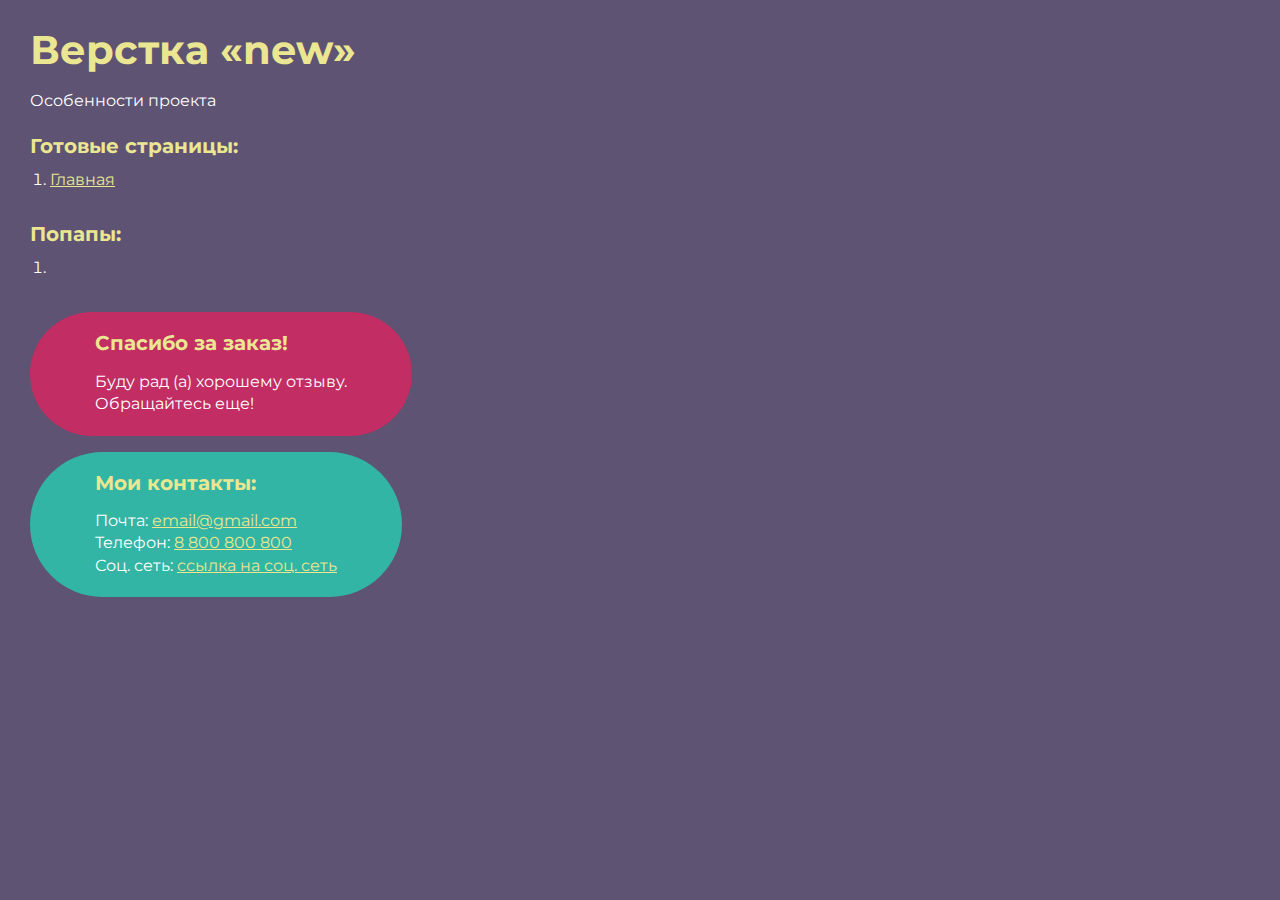
<file: index.html>
<!DOCTYPE html>
<html>

<head>
	<meta charset="UTF-8">
	<meta name="viewport" content="width=device-width, initial-scale=1.0">
	<title>Верстка «new»</title>
</head>

<body>
	<div class="rootpage">
		<h1>Верстка «new»</h1>
		<div class="rootpage__info">
			Особенности проекта
		</div>
		<h2>Готовые страницы:</h2>
		<ol class="rootpage__list">
			<li><a target="_blank" href="home.html">Главная</a></li>
		</ol>
		<h2>Попапы:</h2>
		<ol class="rootpage__list">
			<li><a target="_blank" href="home.html#"></a></li>
		</ol>
		<div class="rootpage__tnx">
			<h2>Спасибо за заказ!</h2>
			<p>Буду рад (а) хорошему отзыву.</p>
			<p>Обращайтесь еще!</p>
		</div>
		<div class="rootpage__contacts">
			<h2>Мои контакты:</h2>
			<p>Почта: <a href="mailto:email@gmail.com">email@gmail.com</a></p>
			<p>Телефон: <a href="tel:8800800800">8 800 800 800</a></p>
			<p>Соц. сеть: <a href="">ссылка на соц. сеть</a></p>
		</div>
	</div>
</body>
<style>
	@charset "UTF-8";
	@import url("https://fonts.googleapis.com/css?family=Montserrat:regular,700&display=swap");

	*,
	*::before,
	*::after {
		padding: 0px;
		margin: 0px;
		border: 0px;
		box-sizing: border-box;
	}

	html,
	body {
		height: 100%;
		margin: 0;
		padding: 0;
		min-width: 320px;
		width: 100%;
		color: #fff;
		background-color: #5e5373;
	}

	body {
		font-family: Montserrat;
		font-size: 100%;
		line-height: 1;
		font-size: 1rem;
	}

	a {
		text-decoration: underline;
		color: #ebe691
	}

	a:visited {
		text-decoration: underline;
		color: #aaa768;
	}

	a:hover {
		text-decoration: none;
	}

	ul li {
		list-style: none;
	}

	img {
		vertical-align: top;
	}

	.wrapper {
		width: 100%;
		min-height: 100%;
		overflow: hidden;
	}

	.rootpage {
		padding: 30px;
		display: flex;
		flex-direction: column;
		align-items: flex-start;
	}

	@media (max-width: 767px) {
		.rootpage {
			padding: 30px 15px;
		}
	}

	h1 {
		color: #ebe691;
		font-size: 2.5rem;
		margin: 0px 0px 1.25rem 0px;
	}

	@media (max-width: 767px) {
		h1 {
			font-size: 1.85rem;
			margin: 0px 0px 1.25rem 0px;
		}
	}

	h2 {
		color: #ebe691;
		font-size: 1.25rem;
		margin: 0px 0px 1rem 0px;
	}

	@media (max-width: 767px) {
		h2 {
			font-size: 1.125rem;
			margin: 0px 0px 1rem 0px;
		}
	}

	.rootpage__info {
		line-height: 140%;
		margin: 0px 0px 1.5rem 0px;
	}

	.rootpage__list {
		margin: 0px 0px 2.25rem 1.25rem;
	}

	.rootpage__list li:not(:last-child) {
		margin: 0px 0px 15px 0px;
	}

	.rootpage__contacts,
	.rootpage__tnx {
		border-radius: 200px;
		padding: 20px 65px;
		line-height: 140%;
	}

	@media (max-width: 767px) {

		.rootpage__contacts,
		.rootpage__tnx {
			border-radius: 40px;
			padding: 20px;
		}
	}

	.rootpage__contacts {
		background: #32b5a4;

	}

	.rootpage__contacts a {
		color: #ebe691;
	}

	.rootpage__tnx {
		background: #c22d63;
		margin: 0px 0px 1rem 0px;
	}
</style>

</html>
</file>
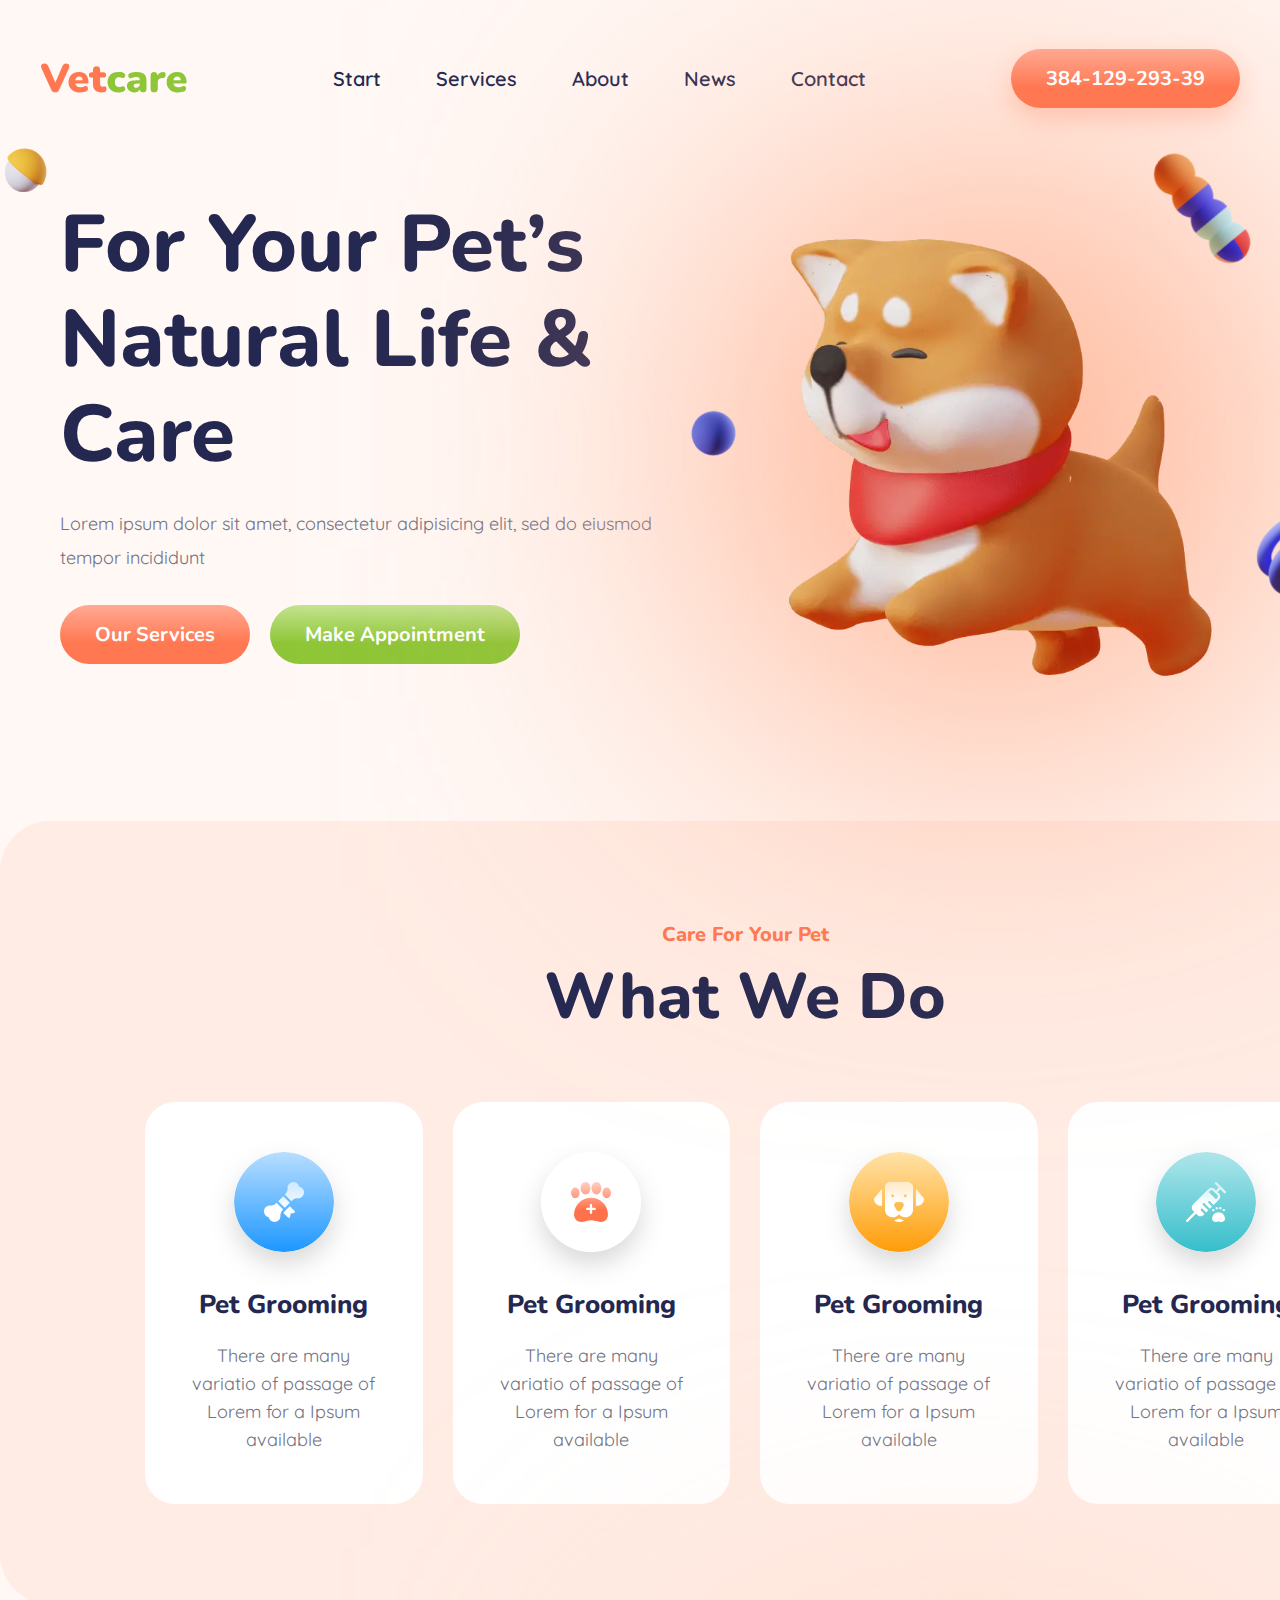
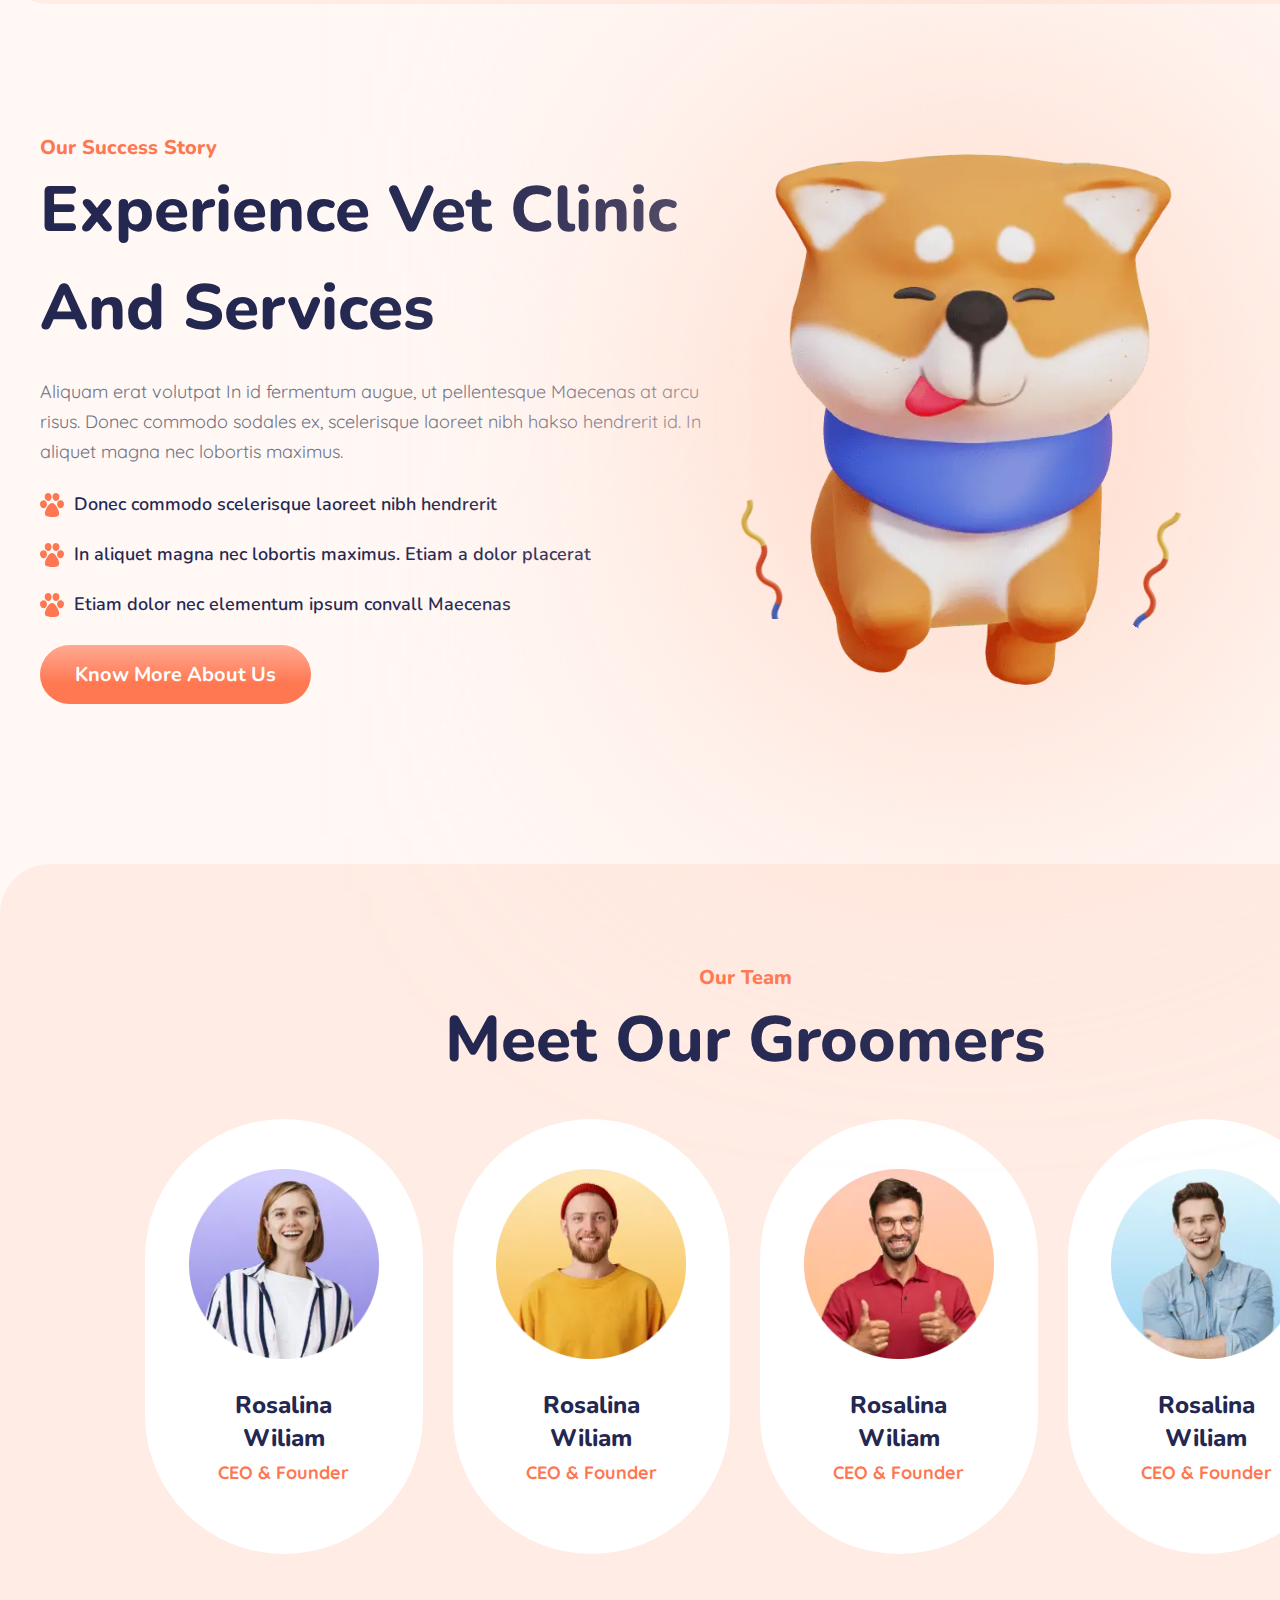
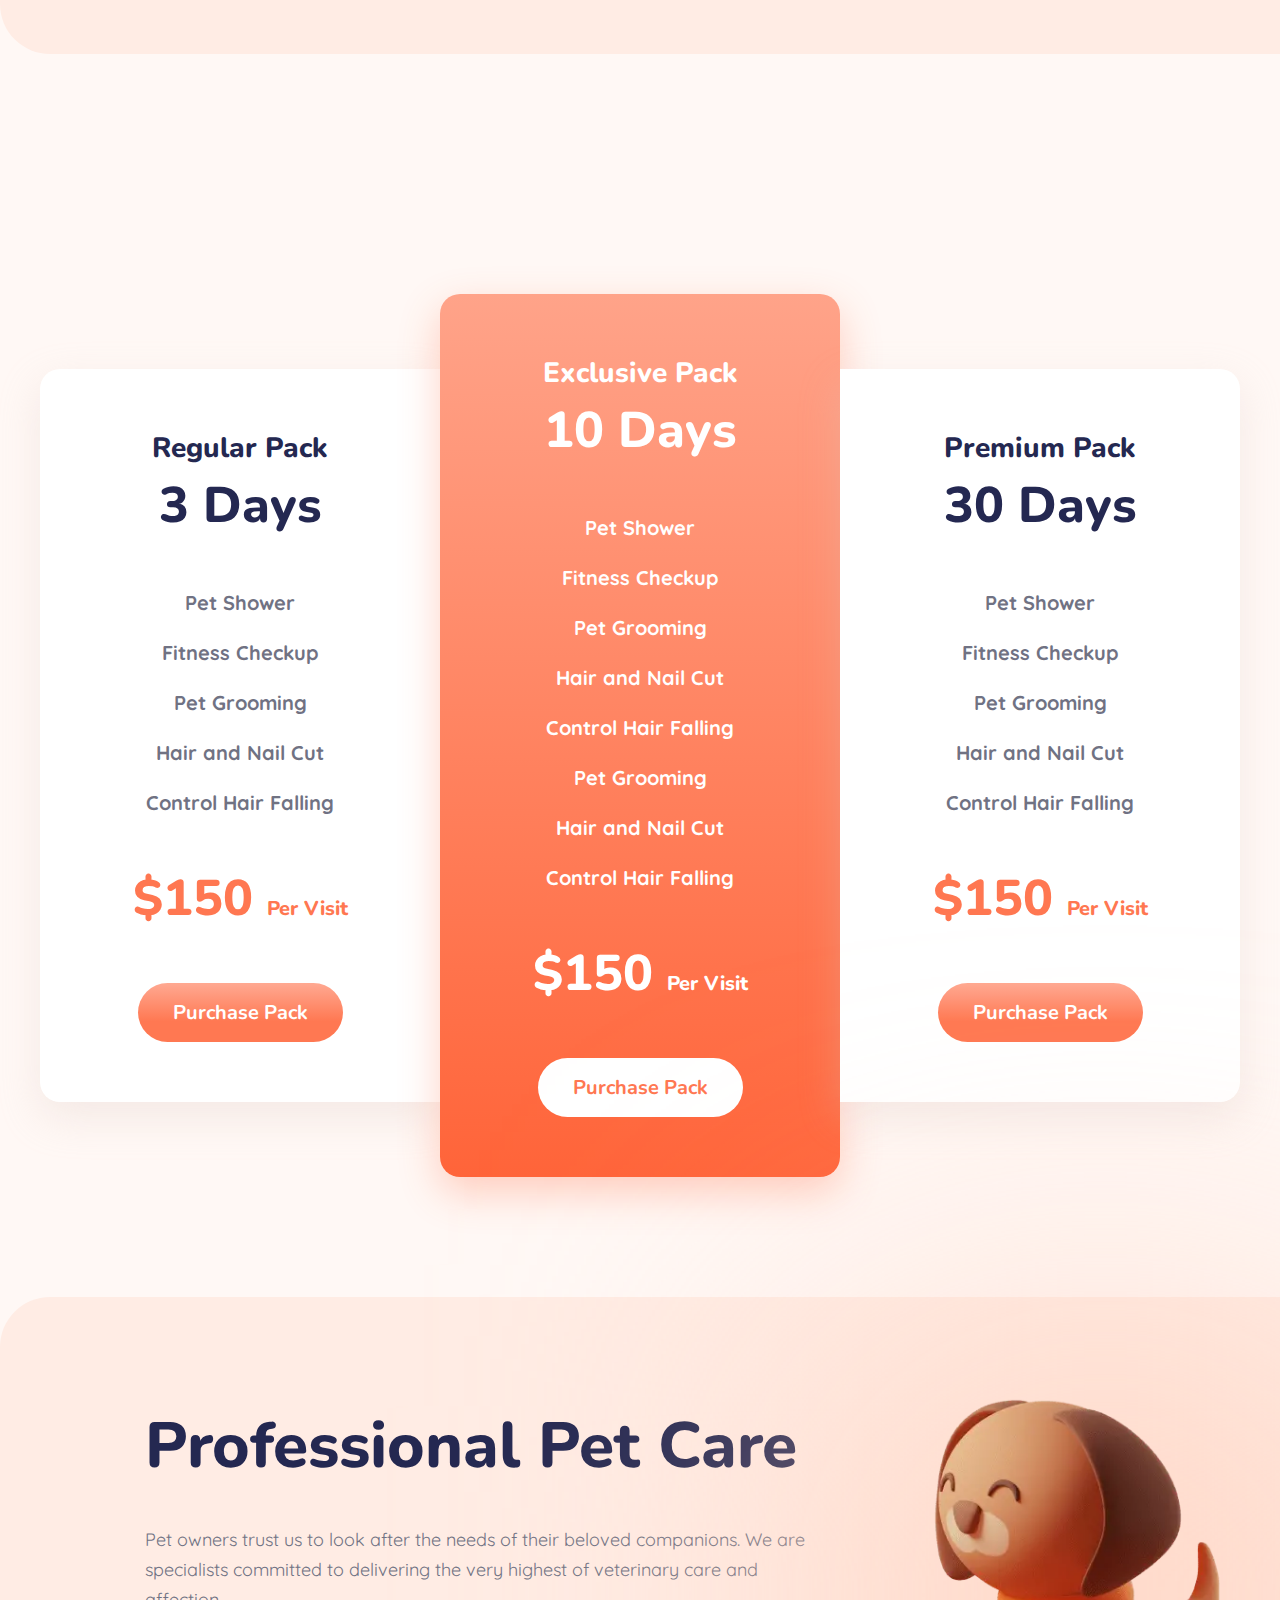
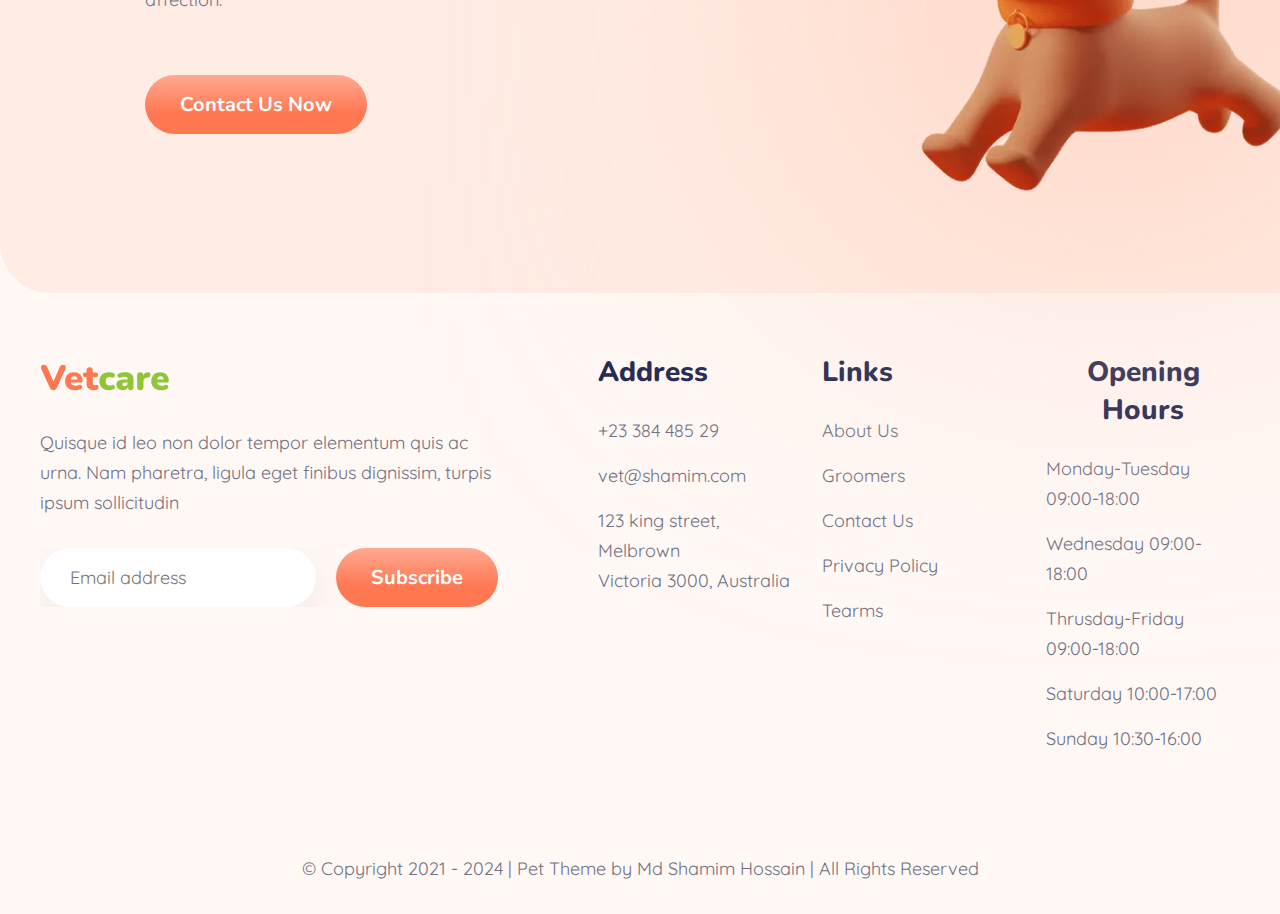
<file: home.html>
<!DOCTYPE html>
<html lang="ru">

<head>
	<title>Главная</title>
	<meta charset="UTF-8">
	<meta name="format-detection" content="telephone=no">
	<link rel="stylesheet" href="css/style.min.css?_v=20220407142417">
	<link rel="shortcut icon" href="favicon.ico">
	<!-- <meta name="robots" content="noindex, nofollow"> -->
	<meta name="viewport" content="width=device-width, initial-scale=1.0">
</head>

<body>
	<div class="wrapper">
		<header class="header">
			<div class="header__container">
				<div class="header__body">
					<button type="button" class="menu__icon icon-menu"><span></span></button>
					<a href="" class="header__logo">
						<img src="img/logo.svg?_v=1649330657375" alt="">
					</a>
					<div class="header__menu menu">

						<nav class="menu__body">
							<ul class="menu__list">
								<li class="menu__item"><a href="" class="menu__link">Start</a></li>
								<li class="menu__item"><a href="" class="menu__link">Services</a></li>
								<li class="menu__item"><a href="" class="menu__link">About</a></li>
								<li class="menu__item"><a href="" class="menu__link">News</a></li>
								<li class="menu__item"><a href="" class="menu__link">Contact</a></li>
							</ul>
						</nav>
					</div>
					<div class="header__mobile">
						<a href="tel:38412929339" class="header__tel">384-129-293-39</a>
					</div>
				</div>
			</div>
		</header>
		<main class="page">
			<section class="page__mainblock mainblock">
				<div class="mainblock__container">
					<div class="mainblock__body">
						<span class="toy"> </span>
						<h1 class="mainblock__title">For Your Pet’s Natural Life & Care</h1>
						<div class="mainblock__subtitle">Lorem ipsum dolor sit amet, consectetur adipisicing elit,
							sed do eiusmod tempor incididunt</div>
						<div class="mainblock__buttons">
							<div class="mainblock__button button mainblock__button_orange">Our Services</div>
							<div class="mainblock__button button mainblock__button_green">Make Appointment</div>
						</div>
					</div>
					<div class="mainblock__image-ibg_contain">
						<span class="toy_1"> </span>
						<span class="toy_2"> </span>
						<span class="toy_3"> </span>
						<picture><source srcset="img/main.webp" type="image/webp"><img src="img/main.png?_v=1649330657375" alt=""></picture>
					</div>
				</div>

			</section>
			<section class="page__working working">
				<div class="working__bg bg">
					<div class="working__container">
						<h5 class="working__subtitle subtitle">Care For Your Pet</h5>
						<h3 class="working__title title">What We Do</h3>
						<div class="working__items">
							<div class="working__item item-working">
								<div class="item-working__img">
									<img src="img/doing/01.svg?_v=1649330657375" alt="">
								</div>
								<div class="item-working__body">
									<div class="item-working__title">Pet Grooming</div>
									<div class="item-working__text">There are many variatio of passage of Lorem for a Ipsum available</div>
								</div>
							</div>
							<div class="working__item item-working">
								<div class="item-working__img">
									<img src="img/doing/02.svg?_v=1649330657375" alt="">
								</div>
								<div class="item-working__body">
									<div class="item-working__title">Pet Grooming</div>
									<div class="item-working__text">There are many variatio of passage of Lorem for a Ipsum available</div>
								</div>
							</div>
							<div class="working__item item-working">
								<div class="item-working__img">
									<img src="img/doing/03.svg?_v=1649330657375" alt="">
								</div>
								<div class="item-working__body">
									<div class="item-working__title">Pet Grooming</div>
									<div class="item-working__text">There are many variatio of passage of Lorem for a Ipsum available</div>
								</div>
							</div>
							<div class="working__item item-working">
								<div class="item-working__img">
									<img src="img/doing/04.svg?_v=1649330657375" alt="">
								</div>
								<div class="item-working__body">
									<div class="item-working__title">Pet Grooming</div>
									<div class="item-working__text">There are many variatio of passage of Lorem for a Ipsum available</div>
								</div>
							</div>

						</div>
					</div>
				</div>

			</section>
			<section class="page__services services">
				<div class="services__container">
					<div class="services__body">
						<div class="services__subtitle subtitle">Our Success Story</div>
						<div class="services__title title">Experience Vet Clinic
							And Services</div>
						<div class="services__content">
							<div class="services__text">Aliquam erat volutpat In id fermentum augue, ut pellentesque Maecenas at arcu risus. Donec commodo sodales ex, scelerisque laoreet nibh hakso hendrerit id. In aliquet magna nec lobortis maximus.</div>
							<ul class="services__list">
								<li class="services__link">Donec commodo scelerisque laoreet nibh hendrerit</li>
								<li class="services__link">In aliquet magna nec lobortis maximus. Etiam a dolor placerat</li>
								<li class="services__link">Etiam dolor nec elementum ipsum convall Maecenas</li>
							</ul>
							<div class="services__button button button_orange">Know More About Us</div>
						</div>
					</div>
					<div class="services__image-ibg_contain">
						<span class="services__toy services__toy_left"></span>
						<span class="services__toy services__toy_right"></span>
						<picture><source srcset="img/services.webp" type="image/webp"><img src="img/services.png?_v=1649330657375" alt=""></picture>
					</div>
				</div>
			</section>
			<section class="page__groomers groomers">
				<div class="groomers__bg bg">
					<div class="groomers__container">
						<h5 class="groomers__subtitle subtitle">Our Team</h5>
						<h3 class="groomers__title title">Meet Our Groomers</h3>
						<div class="groomers__items">
							<div class="groomers__item item-groomers">
								<div class="item-groomers__image">
									<picture><source srcset="img/groomers/01.webp" type="image/webp"><img src="img/groomers/01.png?_v=1649330657375" alt=""></picture>
								</div>
								<div class="item-groomers__body">
									<div class="item-groomers__name">Rosalina Wiliam</div>
									<div class="item-groomers__position">CEO & Founder</div>
								</div>
							</div>
							<div class="groomers__item item-groomers">
								<div class="item-groomers__image">
									<picture><source srcset="img/groomers/02.webp" type="image/webp"><img src="img/groomers/02.png?_v=1649330657375" alt=""></picture>
								</div>
								<div class="item-groomers__body">
									<div class="item-groomers__name">Rosalina Wiliam</div>
									<div class="item-groomers__position">CEO & Founder</div>
								</div>
							</div>
							<div class="groomers__item item-groomers">
								<div class="item-groomers__image">
									<picture><source srcset="img/groomers/03.webp" type="image/webp"><img src="img/groomers/03.png?_v=1649330657375" alt=""></picture>
								</div>
								<div class="item-groomers__body">
									<div class="item-groomers__name">Rosalina Wiliam</div>
									<div class="item-groomers__position">CEO & Founder</div>
								</div>
							</div>
							<div class="groomers__item item-groomers">
								<div class="item-groomers__image">
									<picture><source srcset="img/groomers/04.webp" type="image/webp"><img src="img/groomers/04.png?_v=1649330657375" alt=""></picture>
								</div>
								<div class="item-groomers__body">
									<div class="item-groomers__name">Rosalina Wiliam</div>
									<div class="item-groomers__position">CEO & Founder</div>
								</div>
							</div>
						</div>
					</div>
				</div>
			</section>
			<div class="page__pack pack">
				<div class="pack__container">
					<div class="pack__items">
						<div class="pack__item item-pack item-pack_left">
							<div class="item-pack__name">Regular Pack</div>
							<div class="item-pack__period">3 Days</div>
							<ul class="item-pack__services">
								<li class="item-pack__service">Pet Shower</li>
								<li class="item-pack__service">Fitness Checkup</li>
								<li class="item-pack__service">Pet Grooming</li>
								<li class="item-pack__service">Hair and Nail Cut</li>
								<li class="item-pack__service">Control Hair Falling</li>

							</ul>
							<div class="item-pack__price">$150 <span>Per Visit</span></div>
							<div class="item-pack__buy button button_orange">Purchase Pack</div>
						</div>
						<div class="pack__item item-pack item-pack_orange">
							<div class="item-pack__name">Exclusive Pack</div>
							<div class="item-pack__period">10 Days</div>
							<ul class="item-pack__services">
								<li class="item-pack__service">Pet Shower</li>
								<li class="item-pack__service">Fitness Checkup</li>
								<li class="item-pack__service">Pet Grooming</li>
								<li class="item-pack__service">Hair and Nail Cut</li>
								<li class="item-pack__service">Control Hair Falling</li>
								<li class="item-pack__service">Pet Grooming</li>
								<li class="item-pack__service">Hair and Nail Cut</li>
								<li class="item-pack__service">Control Hair Falling</li>

							</ul>
							<div class="item-pack__price">$150 <span>Per Visit</span></div>
							<div class="item-pack__buy button">Purchase Pack</div>
						</div>
						<div class="pack__item item-pack item-pack_right">
							<div class="item-pack__name">Premium Pack</div>
							<div class="item-pack__period">30 Days</div>
							<ul class="item-pack__services">
								<li class="item-pack__service">Pet Shower</li>
								<li class="item-pack__service">Fitness Checkup</li>
								<li class="item-pack__service">Pet Grooming</li>
								<li class="item-pack__service">Hair and Nail Cut</li>
								<li class="item-pack__service">Control Hair Falling</li>

							</ul>
							<div class="item-pack__price">$150 <span>Per Visit</span></div>
							<div class="item-pack__buy button button_orange">Purchase Pack</div>
						</div>
					</div>
				</div>
			</div>
			<section class="page__contact contact">
				<div class="contact__bg bg">
					<div class="contact__container">
						<div class="contact__body">
							<h3 class="contact__title title">Professional Pet Care</h3>
							<div class="contact__text">Pet owners trust us to look after the needs of their beloved companions. We are specialists committed to delivering the very highest of veterinary care and affection.</div>
							<div class="contact__button button button_orange">Contact Us Now</div>
						</div>
						<div class="contact__image-ibg_contain">
							<picture><source srcset="img/contact.webp" type="image/webp"><img src="img/contact.png?_v=1649330657375" alt=""></picture>
						</div>
					</div>
				</div>
			</section>
		</main>
		<footer class="footer">
			<div class="footer__container">
				<div class="footer__body">
					<div class="footer__subscribe subscribe">
						<a href="" class="subscribe__logo">
							<img src="img/logo.svg?_v=1649330657375" alt="">
						</a>
						<div class="subscribe__text">Quisque id leo non dolor tempor elementum quis ac urna. Nam pharetra, ligula eget finibus dignissim, turpis ipsum sollicitudin</div>
						<form action="" class="subscribe__form">
							<div class="subscribe__line">
								<input autocomplete="off" type="email" name="form[]" data-error="Ошибка" data-required="email" placeholder="Email address" class="subscribe__input input">
								<button type="submit" class="subscribe__button button">Subscribe</button>
							</div>
						</form>
					</div>
					<div data-spollers="768,max" class=" footer__items spollers">
						<div class="spollers__item footer__item">
							<button type="button" data-spoller class="spollers__title footer__title">Address</button>
							<div class="spollers__body footer__info info">
								<a href="tel:2338448529" class="info__phone">+23 384 485 29</a>
								<a href="mailto:vet@shamim.com" class="info__mail">vet@shamim.com</a>
								<div class="info__address">
									123 king street, Melbrown <br> Victoria 3000, Australia
								</div>
							</div>
						</div>
						<div class="spollers__item footer__item">
							<button type="button" data-spoller class="spollers__title footer__title">Links</button>
							<div class="spollers__body footer__menu menu-footer">
								<ul class="menu-footer__list">
									<li> <a href="" class="menu-footer__link">About Us</a> </li>
									<li> <a href="" class="menu-footer__link">Groomers</a> </li>
									<li> <a href="" class="menu-footer__link">Contact Us</a> </li>
									<li> <a href="" class="menu-footer__link">Privacy Policy</a> </li>
									<li> <a href="" class="menu-footer__link">Tearms</a> </li>
								</ul>
							</div>
						</div>
						<div class="spollers__item footer__item">
							<button type="button" data-spoller class="spollers__title footer__title">Opening Hours</button>
							<div class="spollers__body footer__worktime worktime">
								<ul class="worktime__list">
									<li class="worktime__item">Monday-Tuesday 09:00-18:00</li>
									<li class="worktime__item">Wednesday 09:00-18:00</li>
									<li class="worktime__item">Thrusday-Friday 09:00-18:00</li>
									<li class="worktime__item">Saturday 10:00-17:00</li>
									<li class="worktime__item">Sunday 10:30-16:00</li>
								</ul>
							</div>
						</div>

					</div>
				</div>
				<div class="footer__bottom">© Copyright 2021 - 2024 | Pet Theme by Md Shamim Hossain | All Rights Reserved</div>
			</div>
		</footer>
	</div>
	<!-- 
<div id="popup" aria-hidden="true" class="popup">
	<div class="popup__wrapper">
		<div class="popup__content">
			<button data-close type="button" class="popup__close">Закрыть</button>
			<div class="popup__text">
			</div>
		</div>
	</div>
</div>
 -->

	<script src="js/app.min.js?_v=20220407142417"></script>
</body>

</html>
</file>
<file: css/style.min.css>
@charset "UTF-8";@import url('https://fonts.googleapis.com/css2?family=Nunito:wght@600; 700;800&family=Quicksand:wght@400;700&display=swap');*{padding:0;margin:0;border:0}*,:after,:before{-webkit-box-sizing:border-box;box-sizing:border-box}body,html{height:100%;min-width:320px}body{color:#707283;line-height:1;font-family:Quicksand,sans-serif;font-size:1.125rem;-ms-text-size-adjust:100%;-moz-text-size-adjust:100%;-webkit-text-size-adjust:100%;-webkit-font-smoothing:antialiased;-moz-osx-font-smoothing:grayscale}button,input,textarea{font-family:Quicksand,sans-serif;font-size:inherit}button{cursor:pointer;color:inherit;background-color:inherit}a{color:inherit}a:link,a:visited{text-decoration:none}a:hover{text-decoration:none}ul li{list-style:none}img{vertical-align:top}h1,h2,h3,h4,h5,h6{font-weight:inherit;font-size:inherit}body{background:#fff8f5}.lock body{overflow:hidden;-ms-touch-action:none;touch-action:none}.wrapper{min-height:100%;display:-webkit-box;display:-ms-flexbox;display:flex;-webkit-box-orient:vertical;-webkit-box-direction:normal;-ms-flex-direction:column;flex-direction:column;overflow:hidden}.wrapper>main{-webkit-box-flex:1;-ms-flex:1 1 auto;flex:1 1 auto}.wrapper>*{min-width:0}[class*=__container]{max-width:75rem;-webkit-box-sizing:content-box;box-sizing:content-box;margin:0 auto;padding:0 .9375rem}input[type=email],input[type=tel],input[type=text],textarea{-webkit-appearance:none;-moz-appearance:none;appearance:none}input[type=email]:focus,input[type=tel]:focus,input[type=text]:focus,textarea:focus{outline:0}.input{display:block;padding:1.125rem 1.875rem;border-radius:1.875rem;-webkit-box-shadow:0 12px 35px rgba(210,197,192,.25);box-shadow:0 12px 35px rgba(210,197,192,.25);overflow:hidden}textarea.input{resize:none;padding:0 0}[class*=-ibg]{position:relative}[class*=-ibg] img{position:absolute;width:100%;height:100%;top:0;left:0;-o-object-fit:cover;object-fit:cover}[class*=-ibg_contain] img{-o-object-fit:contain;object-fit:contain}.button{white-space:nowrap;border-radius:1.875rem;display:-webkit-inline-box;display:-ms-inline-flexbox;display:inline-flex;-webkit-box-pack:center;-ms-flex-pack:center;justify-content:center;-webkit-box-align:center;-ms-flex-align:center;align-items:center;padding:1rem 2.1875rem;font-family:Nunito,sans-serif;font-weight:700;font-size:1.25rem;line-height:1.35;-webkit-transition:all .3s ease 0s;-o-transition:all .3s ease 0s;transition:all .3s ease 0s;background:-webkit-gradient(linear,left top,left bottom,from(#ffa992),color-stop(65%,#ff7852));background:-o-linear-gradient(top,#ffa992 0,#ff7852 65%);background:linear-gradient(180deg,#ffa992 0,#ff7852 65%);color:#fff}.subtitle{font-weight:800;line-height:1.35;text-align:center;color:#ff7751;font-family:Nunito,sans-serif}.title{font-family:Nunito,sans-serif;font-weight:800;line-height:1.53125;text-align:center;color:#242851}.bg{background:#ffece4;margin:0 auto}.icon-menu{display:none}.header__body{display:-webkit-box;display:-ms-flexbox;display:flex;-webkit-box-align:center;-ms-flex-align:center;align-items:center}.header__logo{position:relative;z-index:10}.header__logo img{width:100%;height:100%}.header__menu{-webkit-box-flex:1;-ms-flex:1 1 auto;flex:1 1 auto}.header__mobile{background:-webkit-gradient(linear,left top,left bottom,from(#ffa992),color-stop(65%,#ff7852));background:-o-linear-gradient(top,#ffa992 0,#ff7852 65%);background:linear-gradient(180deg,#ffa992 0,#ff7852 65%);-webkit-box-shadow:0 .625rem 1.5625rem rgba(255,124,84,.3);box-shadow:0 .625rem 1.5625rem rgba(255,124,84,.3);border-radius:1.875rem;display:-webkit-box;display:-ms-flexbox;display:flex;-webkit-box-pack:center;-ms-flex-pack:center;justify-content:center;-webkit-box-align:center;-ms-flex-align:center;align-items:center;color:#fff;position:relative;z-index:10}.header__tel{font-family:Nunito,sans-serif;font-weight:700;line-height:1.35;white-space:nowrap}.menu__list{display:-webkit-box;display:-ms-flexbox;display:flex;-webkit-box-pack:center;-ms-flex-pack:center;justify-content:center}.menu__link{font-weight:Nunito,sans-serif;font-weight:600;font-size:1.25rem;line-height:1.35;color:#242851;-webkit-transition:all .3s ease 0s;-o-transition:all .3s ease 0s;transition:all .3s ease 0s}.menu-open .menu__body{top:0}.menu-open .menu__body::before{top:0}.footer__body{display:-webkit-box;display:-ms-flexbox;display:flex}.footer__subscribe{-webkit-box-flex:0;-ms-flex:0 1 25%;flex:0 1 25%}.footer__items{-webkit-box-flex:1;-ms-flex:1 1 auto;flex:1 1 auto;-webkit-box-pack:justify;-ms-flex-pack:justify;justify-content:space-between;display:-webkit-box;display:-ms-flexbox;display:flex}.footer__item{-webkit-box-flex:.333%;-ms-flex:.333%;flex:.333%}.footer__title{font-family:Nunito,sans-serif;font-weight:800;line-height:1.3571428571;color:#242851}.footer__title:not(:last-child){margin-bottom:.8928571429em}.footer__bottom{display:-webkit-box;display:-ms-flexbox;display:flex;-webkit-box-pack:center;-ms-flex-pack:center;justify-content:center;line-height:1.6666666667;text-align:center}.subscribe__logo{margin-bottom:1.5625rem;width:8.125rem;height:3.125rem;display:block}.subscribe__logo img{width:100%;height:100%}.subscribe__text{line-height:1.6666666667;margin-bottom:1.875rem}.subscribe__line{display:-webkit-box;display:-ms-flexbox;display:flex;overflow:hidden;gap:1.25rem}.subscribe__input{padding:1.125rem 1.875rem;border-radius:1.875rem;-webkit-box-shadow:0 12px 35px rgba(210,197,192,.25);box-shadow:0 12px 35px rgba(210,197,192,.25)}.info__phone{display:block;line-height:1.6666666667}.info__phone:not(:last-child){margin-bottom:.9375rem}.info__mail{display:block;line-height:1.6666666667}.info__mail:not(:last-child){margin-bottom:.9375rem}.info__address{line-height:1.6666666667}.menu-footer__list li:not(:last-child){margin-bottom:.9375rem}.menu-footer__link{line-height:1.6666666667;-webkit-transition:all .3s ease 0s;-o-transition:all .3s ease 0s;transition:all .3s ease 0s}.worktime__item{line-height:1.6666666667}.worktime__item:not(:last-child){margin-bottom:.9375rem}.mainblock__container{display:-webkit-box;display:-ms-flexbox;display:flex}.mainblock__body{-webkit-box-flex:0;-ms-flex:0 1 60%;flex:0 1 60%;padding:0 1.25rem;position:relative}.mainblock__title{font-family:Nunito,sans-serif;font-weight:800;line-height:1.1875;color:#242851}.mainblock__title:not(:last-child){margin-bottom:.3125em}.mainblock__subtitle{line-height:1.8888888889}.mainblock__subtitle:not(:last-child){margin-bottom:1.6666666667em}.mainblock__buttons{display:-webkit-box;display:-ms-flexbox;display:flex;gap:1.25rem}.mainblock__button_orange{background:-webkit-gradient(linear,left top,left bottom,from(#ffa992),color-stop(65%,#ff7852));background:-o-linear-gradient(top,#ffa992 0,#ff7852 65%);background:linear-gradient(180deg,#ffa992 0,#ff7852 65%)}.mainblock__button_green{background:-webkit-gradient(linear,left top,left bottom,from(#c3e48f),color-stop(65%,#8ec637));background:-o-linear-gradient(top,#c3e48f 0,#8ec637 65%);background:linear-gradient(180deg,#c3e48f 0,#8ec637 65%)}.mainblock__image-ibg_contain{padding:0 0 42% 0;-webkit-box-flex:0;-ms-flex:0 0 39%;flex:0 0 39%;position:relative}.mainblock__image-ibg_contain::before{content:"";position:absolute;top:0;left:0;width:100%;height:100%;display:block;background:#ff9e75;-webkit-filter:blur(200px);filter:blur(200px)}.working__title:not(:last-child){margin-bottom:.8823529412em}.working__items{display:-ms-grid;display:grid;gap:1.875rem;grid-template-columns:repeat(auto-fit,minmax(15.625rem,1fr))}.item-working{background:#fff;display:-webkit-box;display:-ms-flexbox;display:flex;-webkit-box-orient:vertical;-webkit-box-direction:normal;-ms-flex-direction:column;flex-direction:column;-webkit-box-align:center;-ms-flex-align:center;align-items:center;padding:3.125rem 2.5rem;border-radius:1.875rem;-webkit-transition:all .3s ease 0s;-o-transition:all .3s ease 0s;transition:all .3s ease 0s}.item-working__img{-webkit-box-shadow:0 12px 25px rgba(130,129,128,.3);box-shadow:0 12px 25px rgba(130,129,128,.3);border-radius:50%;overflow:hidden}.item-working__img img{width:100%;height:100%}.item-working__title{-webkit-transition:all .3s ease 0s;-o-transition:all .3s ease 0s;transition:all .3s ease 0s;font-family:Nunito,sans-serif;font-weight:800;font-size:1.625rem;line-height:1.3461538462;text-align:center;color:#242851}.item-working__title:not(:last-child){margin-bottom:.7692307692em}.item-working__text{text-align:center;line-height:1.5555555556}.services__container{display:-webkit-box;display:-ms-flexbox;display:flex}.services__body{-webkit-box-flex:0;-ms-flex:0 1 60%;flex:0 1 60%}.services__title:not(:last-child){margin-bottom:.3125em}.services__text{line-height:1.6666666667;margin-bottom:1.5625rem}.services__list:not(:last-child){margin-bottom:1.5625rem}.services__link{font-family:Nunito,sans-serif;font-weight:600;line-height:1.3888888889;color:#242851;display:-webkit-inline-box;display:-ms-inline-flexbox;display:inline-flex;-webkit-box-align:center;-ms-flex-align:center;align-items:center}.services__link:not(:last-child){margin-bottom:1.5625rem}.services__link::before{margin:0 .625rem 0 0;content:"";background:url(../img/li.svg) 0 0 no-repeat;-webkit-box-flex:0;-ms-flex:0 0 1.5rem;flex:0 0 1.5rem;height:1.5rem;-webkit-box-align:center;-ms-flex-align:center;align-items:center}.services__image-ibg_contain{padding:0 0 40% 0;-webkit-box-flex:0;-ms-flex:0 0 35%;flex:0 0 35%;position:relative}.services__image-ibg_contain::before{content:"";position:absolute;top:0;left:0;width:100%;height:100%;display:block;background:#ffcdb8;-webkit-filter:blur(200px);filter:blur(200px)}.groomers__title:not(:last-child){margin-bottom:.46875em}.groomers__items{display:-ms-grid;display:grid;grid-template-columns:repeat(auto-fit,minmax(15.625rem,1fr));gap:1.875rem}.groomers__item{background:#fff;border-radius:9.125rem;display:-webkit-box;display:-ms-flexbox;display:flex;-webkit-box-orient:vertical;-webkit-box-direction:normal;-ms-flex-direction:column;flex-direction:column;-webkit-box-align:center;-ms-flex-align:center;align-items:center;-webkit-box-pack:center;-ms-flex-pack:center;justify-content:center;padding:3.125rem 3.125rem 4.375rem 3.125rem}.item-groomers__image{width:11.875rem;height:11.875rem;margin-bottom:1.875rem}.item-groomers__image img{width:100%;height:100%}.item-groomers__name{font-weight:800;font-family:Nunito,sans-serif;line-height:1.375;text-align:center;color:#242851}.item-groomers__name:not(:last-child){margin-bottom:.2916666667em}.item-groomers__position{color:#ff7751;font-weight:700;line-height:1.2222222222;text-align:center}.pack__items{display:-ms-grid;display:grid;gap:1.875rem}.item-pack{-webkit-box-shadow:0 15px 40px rgba(217,200,193,.3);box-shadow:0 15px 40px rgba(217,200,193,.3);padding:3.75rem 1.25rem;display:-webkit-box;display:-ms-flexbox;display:flex;-webkit-box-orient:vertical;-webkit-box-direction:normal;-ms-flex-direction:column;flex-direction:column;-webkit-box-align:center;-ms-flex-align:center;align-items:center;background:#fff}.item-pack__name{font-family:Nunito,sans-serif;font-weight:800;font-size:1.75rem;line-height:1.3571428571;text-align:center;color:#242851}.item-pack__name:not(:last-child){margin-bottom:.1785714286em}.item-pack__period{font-family:Nunito,sans-serif;font-weight:800;line-height:1.36;text-align:center;color:#242851}.item-pack__period:not(:last-child){margin-bottom:1em}.item-pack__services:not(:last-child){margin-bottom:3.125rem}.item-pack__service{font-weight:700;line-height:1.25;text-align:center}.item-pack__price{font-family:Nunito,sans-serif;font-weight:800;line-height:1.36;text-align:center;color:#ff7751}.item-pack__price:not(:last-child){margin-bottom:3.125rem}.item-pack__price span{line-height:1.4}.item-pack_orange{background:-webkit-gradient(linear,left top,left bottom,from(#ffa389),to(#ff6439));background:-o-linear-gradient(top,#ffa389 0,#ff6439 100%);background:linear-gradient(180deg,#ffa389 0,#ff6439 100%);-webkit-box-shadow:0 15px 40px rgba(255,103,61,.3);box-shadow:0 15px 40px rgba(255,103,61,.3);color:#fff;border-radius:1.25rem}.item-pack_orange .item-pack__period{color:#fff}.item-pack_orange .item-pack__name{color:#fff}.item-pack_orange .item-pack__price{color:#fff}.item-pack_orange .item-pack__buy{color:#ff7751;background:#fff}.item-pack_left{border-radius:1.25rem 0 0 1.25rem}.item-pack_right{border-radius:0 1.25rem 1.25rem 0}.contact__container{display:-webkit-box;display:-ms-flexbox;display:flex;-webkit-box-pack:justify;-ms-flex-pack:justify;justify-content:space-between}.contact__body{-webkit-box-flex:0;-ms-flex:0 1 55%;flex:0 1 55%}.contact__title:not(:last-child){margin-bottom:.46875em}.contact__text{line-height:1.6666666667}.contact__text:not(:last-child){margin-bottom:3.75rem}.contact__image-ibg_contain{-webkit-box-flex:0;-ms-flex:0 0 40%;flex:0 0 40%;padding:0 0 33% 0;position:relative}.contact__image-ibg_contain::before{content:"";position:absolute;top:0;left:0;width:100%;height:100%;display:block;background:#ffcdb8;-webkit-filter:blur(200px);filter:blur(200px)}@media (min-width:47.99875em) and (min-width:76.875em){.services__body{padding-right:3.125rem}}@media (min-width:47.99875em){.pack__items{grid-template-columns:repeat(auto-fit,minmax(21.875rem,1fr))}.contact__title{text-align:left}}@media (min-width:61.99875em){.mainblock__subtitle{max-width:37.5rem}.services__subtitle{text-align:left}.services__title{text-align:left}}@media (min-width:76.875em){.page__mainblock{margin-top:2.5rem}.page__mainblock{padding-bottom:3.75rem}.page__working{padding-top:3.75rem}.page__working{padding-bottom:8.125rem}.page__services{padding-bottom:3.75rem}.page__groomers{padding-top:6.25rem}.page__groomers{padding-bottom:11.25rem}.page__pack{padding-top:3.75rem}.page__pack{padding-bottom:3.75rem}.page__contact{padding-top:3.75rem}.page__contact{padding-bottom:3.75rem}.subtitle{font-size:1.25rem}.title{font-size:4rem}.bg{padding-top:6.25rem}.bg{padding-bottom:6.25rem}.bg{width:93.125rem;border-radius:3.125rem}.header__body{gap:1.5625rem}.header__logo{width:9.25rem}.header__logo{height:3.4375rem}.header__mobile{padding-top:1rem}.header__mobile{padding-bottom:1rem}.header__mobile{padding-left:2.1875rem}.header__mobile{padding-right:2.1875rem}.header__tel{font-size:1.25rem}.menu__list{gap:3.4375rem}.footer__body{gap:6.25rem}.footer__body{margin-bottom:6.25rem}.footer__items{gap:1.875rem}.footer__title{font-size:1.75rem}.footer__bottom{margin-top:1.875rem}.footer__bottom{margin-bottom:1.875rem}.footer__bottom{font-size:1.125rem}.info__phone{font-size:1.125rem}.info__mail{font-size:1.125rem}.info__address{font-size:1.125rem}.menu-footer__link{font-size:1.125rem}.worktime__item{font-size:1.125rem}.mainblock__body .toy{position:absolute;top:-10%;left:-5%;background:url(../img/toy/toy-l.svg) no-repeat;width:7.5rem;height:7.5rem}.mainblock__title{font-size:5rem}.mainblock__subtitle{font-size:1.125rem}.mainblock__image-ibg_contain .toy_1{position:absolute;top:-10%;right:-5%;background:url(../img/toy/toy-up.svg) no-repeat;width:7.5rem;height:7.5rem}.mainblock__image-ibg_contain .toy_2{position:absolute;bottom:20%;right:-25%;background:url(../img/toy/toy-b.svg) no-repeat;width:5.625rem;height:5.625rem}.mainblock__image-ibg_contain .toy_3{position:absolute;bottom:40%;left:-15%;background:url(../img/toy/toy.svg) no-repeat;width:5.625rem;height:5.625rem}.item-working__img{width:6.25rem}.item-working__img{heigth:6.25rem}.item-working__img{margin-bottom:2.1875rem}.item-working__text{font-size:1.125rem}.services__text{font-size:1.125rem}.services__toy{position:absolute;bottom:15%;background:url(../img/toy/toy-service.svg) no-repeat;width:10.25rem;height:10.25rem}.services__toy_left{left:-25%}.services__toy_right{right:-12%;-webkit-transform:rotate(33deg);-ms-transform:rotate(33deg);transform:rotate(33deg)}.item-groomers__name{font-size:1.5rem}.item-groomers__position{font-size:1.125rem}.pack__items{-webkit-box-align:center;-ms-flex-align:center;align-items:center;gap:0}.item-pack__period{font-size:3.125rem}.item-pack__service{font-size:1.25rem}.item-pack__service:not(:last-child){margin-bottom:1.5625rem}.item-pack__price{font-size:3.125rem}.item-pack__price span{font-size:1.25rem}.contact__text{font-size:1.125rem}}@media (min-width:80.625em){.header__body{min-height:10rem}}@media (max-width:62em){.header__body{min-height:4.375rem}}@media (max-width:20em){.page__mainblock{margin-top:2.5rem}.page__mainblock{padding-bottom:3.125rem}.page__working{padding-top:3.125rem}.page__working{padding-bottom:3.125rem}.page__services{padding-bottom:3.125rem}.page__groomers{padding-top:3.125rem}.page__groomers{padding-bottom:3.125rem}.page__pack{padding-top:3.125rem}.page__pack{padding-bottom:3.125rem}.page__contact{padding-top:3.125rem}.page__contact{padding-bottom:3.125rem}.subtitle{font-size:1rem}.title{font-size:1.5625rem}.bg{padding-top:3.125rem}.bg{padding-bottom:3.125rem}.header__body{gap:.9375rem}.header__logo{width:6.25rem}.header__logo{height:3.4375rem}.header__mobile{padding-top:.4375rem}.header__mobile{padding-bottom:.4375rem}.header__mobile{padding-left:.9375rem}.header__mobile{padding-right:.9375rem}.header__tel{font-size:.875rem}.menu__list{gap:1.25rem}.footer__body{gap:.9375rem}.footer__body{margin-bottom:1.875rem}.footer__items{gap:.9375rem}.footer__title{font-size:1.25rem}.footer__bottom{margin-top:.9375rem}.footer__bottom{margin-bottom:.9375rem}.footer__bottom{font-size:.75rem}.info__phone{font-size:1rem}.info__mail{font-size:1rem}.info__address{font-size:1rem}.menu-footer__link{font-size:1rem}.worktime__item{font-size:1rem}.mainblock__title{font-size:1.875rem}.mainblock__subtitle{font-size:1rem}.item-working__img{width:4.375rem}.item-working__img{heigth:4.375rem}.item-working__img{margin-bottom:1.25rem}.item-working__text{font-size:1rem}.services__text{font-size:1rem}.item-groomers__name{font-size:1.125rem}.item-groomers__position{font-size:.9375rem}.item-pack__period{font-size:1.5625rem}.item-pack__service{font-size:1rem}.item-pack__service:not(:last-child){margin-bottom:.625rem}.item-pack__price{font-size:1.25rem}.item-pack__price span{font-size:1rem}.contact__text{font-size:1rem}}@media (max-width:76.875em){.item-pack{border-radius:0}.item-pack_orange{border-radius:0}.item-pack_left{border-radius:0}.item-pack_right{border-radius:0}}@media (max-width:61.99875em){.icon-menu{display:block;position:relative;-webkit-box-flex:0;-ms-flex:0 0 1.875rem;flex:0 0 1.875rem;height:1.125rem;cursor:pointer;z-index:6}.icon-menu span,.icon-menu::after,.icon-menu::before{content:"";-webkit-transition:all .3s ease 0s;-o-transition:all .3s ease 0s;transition:all .3s ease 0s;left:0;position:absolute;width:100%;height:.125rem;background-color:#ff7751}.icon-menu::before{top:0}.icon-menu::after{bottom:0}.icon-menu span{top:calc(50% - 1px)}.menu-open .icon-menu span{-webkit-transform:scale(0);-ms-transform:scale(0);transform:scale(0)}.menu-open .icon-menu::before{-webkit-transform:rotate(-45deg);-ms-transform:rotate(-45deg);transform:rotate(-45deg);top:calc(50% - 1px)}.menu-open .icon-menu::after{-webkit-transform:rotate(45deg);-ms-transform:rotate(45deg);transform:rotate(45deg);bottom:calc(50% - 1px)}.header__body{min-height:4.375rem}.menu__body{-webkit-transition:all .3s ease 0s;-o-transition:all .3s ease 0s;transition:all .3s ease 0s;position:fixed;width:100%;height:100%;overflow:auto;top:-100%;left:0;background-color:#fff;padding:6.25rem 1.25rem 3.125rem 1.25rem;z-index:5}.menu__body::before{-webkit-transition:all .3s ease 0s;-o-transition:all .3s ease 0s;transition:all .3s ease 0s;content:"";position:fixed;width:100%;height:4.375rem;top:-100%;left:0;background-color:#ffece4;z-index:6}.menu__list{-webkit-box-orient:vertical;-webkit-box-direction:normal;-ms-flex-direction:column;flex-direction:column}.menu__link{font-weight:700;font-size:1.5rem}.footer__body{-webkit-box-orient:vertical;-webkit-box-direction:normal;-ms-flex-direction:column;flex-direction:column}}@media (max-width:47.99875em){.footer__items{-webkit-box-orient:vertical;-webkit-box-direction:normal;-ms-flex-direction:column;flex-direction:column}.footer__title:not(:last-child){margin-bottom:.3571428571em}.subscribe__line{-webkit-box-orient:vertical;-webkit-box-direction:normal;-ms-flex-direction:column;flex-direction:column}.mainblock__container{-webkit-box-orient:vertical;-webkit-box-direction:normal;-ms-flex-direction:column;flex-direction:column;gap:3.125rem}.mainblock__buttons{-ms-flex-wrap:wrap;flex-wrap:wrap}.mainblock__button{width:100%}.mainblock__image-ibg_contain{padding:0 0 50% 0}.services__container{-webkit-box-orient:vertical;-webkit-box-direction:normal;-ms-flex-direction:column;flex-direction:column;gap:3.125rem}.services__button{width:100%}.item-pack__buy{width:100%}.contact__container{-webkit-box-orient:vertical;-webkit-box-direction:normal;-ms-flex-direction:column;flex-direction:column;gap:3.125rem}.contact__button{width:100%}.contact__image-ibg_contain{padding:0 0 45% 0}}@media (max-width:29.99875em){.header__tel{font-weight:500}.services__image-ibg_contain{-webkit-box-flex:0;-ms-flex:0 0 60%;flex:0 0 60%;padding:0 0 60% 0}}@media (min-width:20em) and (max-width:76.875em){.page__mainblock{margin-top:calc(2.5rem + 0 * (((100vw - 20rem))/ ((56.875))))}.page__mainblock{padding-bottom:calc(3.125rem + .625 * (((100vw - 20rem))/ ((56.875))))}.page__working{padding-top:calc(3.125rem + .625 * (((100vw - 20rem))/ ((56.875))))}.page__working{padding-bottom:calc(3.125rem + 5 * (((100vw - 20rem))/ ((56.875))))}.page__services{padding-bottom:calc(3.125rem + .625 * (((100vw - 20rem))/ ((56.875))))}.page__groomers{padding-top:calc(3.125rem + 3.125 * (((100vw - 20rem))/ ((56.875))))}.page__groomers{padding-bottom:calc(3.125rem + 8.125 * (((100vw - 20rem))/ ((56.875))))}.page__pack{padding-top:calc(3.125rem + .625 * (((100vw - 20rem))/ ((56.875))))}.page__pack{padding-bottom:calc(3.125rem + .625 * (((100vw - 20rem))/ ((56.875))))}.page__contact{padding-top:calc(3.125rem + .625 * (((100vw - 20rem))/ ((56.875))))}.page__contact{padding-bottom:calc(3.125rem + .625 * (((100vw - 20rem))/ ((56.875))))}.subtitle{font-size:calc(1rem + .25 * (((100vw - 20rem))/ ((56.875))))}.title{font-size:calc(1.5625rem + 2.4375 * (((100vw - 20rem))/ ((56.875))))}.bg{padding-top:calc(3.125rem + 3.125 * (((100vw - 20rem))/ ((56.875))))}.bg{padding-bottom:calc(3.125rem + 3.125 * (((100vw - 20rem))/ ((56.875))))}.header__body{gap:calc(.9375rem + .625 * (((100vw - 20rem))/ ((56.875))))}.header__logo{width:calc(6.25rem + 3 * (((100vw - 20rem))/ ((56.875))))}.header__logo{height:calc(3.4375rem + 0 * (((100vw - 20rem))/ ((56.875))))}.header__mobile{padding-top:calc(.4375rem + .5625 * (((100vw - 20rem))/ ((56.875))))}.header__mobile{padding-bottom:calc(.4375rem + .5625 * (((100vw - 20rem))/ ((56.875))))}.header__mobile{padding-left:calc(.9375rem + 1.25 * (((100vw - 20rem))/ ((56.875))))}.header__mobile{padding-right:calc(.9375rem + 1.25 * (((100vw - 20rem))/ ((56.875))))}.header__tel{font-size:calc(.875rem + .375 * (((100vw - 20rem))/ ((56.875))))}.menu__list{gap:calc(1.25rem + 2.1875 * (((100vw - 20rem))/ ((56.875))))}.footer__body{gap:calc(.9375rem + 5.3125 * (((100vw - 20rem))/ ((56.875))))}.footer__body{margin-bottom:calc(1.875rem + 4.375 * (((100vw - 20rem))/ ((56.875))))}.footer__items{gap:calc(.9375rem + .9375 * (((100vw - 20rem))/ ((56.875))))}.footer__title{font-size:calc(1.25rem + .5 * (((100vw - 20rem))/ ((56.875))))}.footer__bottom{margin-top:calc(.9375rem + .9375 * (((100vw - 20rem))/ ((56.875))))}.footer__bottom{margin-bottom:calc(.9375rem + .9375 * (((100vw - 20rem))/ ((56.875))))}.footer__bottom{font-size:calc(.75rem + .375 * (((100vw - 20rem))/ ((56.875))))}.info__phone{font-size:calc(1rem + .125 * (((100vw - 20rem))/ ((56.875))))}.info__mail{font-size:calc(1rem + .125 * (((100vw - 20rem))/ ((56.875))))}.info__address{font-size:calc(1rem + .125 * (((100vw - 20rem))/ ((56.875))))}.menu-footer__link{font-size:calc(1rem + .125 * (((100vw - 20rem))/ ((56.875))))}.worktime__item{font-size:calc(1rem + .125 * (((100vw - 20rem))/ ((56.875))))}.mainblock__title{font-size:calc(1.875rem + 3.125 * (((100vw - 20rem))/ ((56.875))))}.mainblock__subtitle{font-size:calc(1rem + .125 * (((100vw - 20rem))/ ((56.875))))}.item-working__img{width:calc(4.375rem + 1.875 * (((100vw - 20rem))/ ((56.875))))}.item-working__img{heigth:calc(4.375rem + 1.875 * (((100vw - 20rem))/ ((56.875))))}.item-working__img{margin-bottom:calc(1.25rem + .9375 * (((100vw - 20rem))/ ((56.875))))}.item-working__text{font-size:calc(1rem + .125 * (((100vw - 20rem))/ ((56.875))))}.services__text{font-size:calc(1rem + .125 * (((100vw - 20rem))/ ((56.875))))}.item-groomers__name{font-size:calc(1.125rem + .375 * (((100vw - 20rem))/ ((56.875))))}.item-groomers__position{font-size:calc(.9375rem + .1875 * (((100vw - 20rem))/ ((56.875))))}.item-pack__period{font-size:calc(1.5625rem + 1.5625 * (((100vw - 20rem))/ ((56.875))))}.item-pack__service{font-size:calc(1rem + .25 * (((100vw - 20rem))/ ((56.875))))}.item-pack__service:not(:last-child){margin-bottom:calc(.625rem + .9375 * (((100vw - 20rem))/ ((56.875))))}.item-pack__price{font-size:calc(1.25rem + 1.875 * (((100vw - 20rem))/ ((56.875))))}.item-pack__price span{font-size:calc(1rem + .25 * (((100vw - 20rem))/ ((56.875))))}.contact__text{font-size:calc(1rem + .125 * (((100vw - 20rem))/ ((56.875))))}}@media (min-width:62em) and (max-width:80.625em){.header__body{min-height:calc(4.375rem + 5.625 * (((100vw - 62rem))/ ((18.625))))}}@media (min-width:47.99875em) and (min-width:20em) and (max-width:76.875em){.services__body{padding-right:calc(1.25rem + 1.875 * (((100vw - 20rem))/ ((56.875))))}}@media (min-width:47.99875em) and (max-width:20em){.services__body{padding-right:1.25rem}}@media (any-hover:hover){.button:hover{background:-webkit-gradient(linear,left top,left bottom,from(#dd8d77),color-stop(65%,#c35b3e));background:-o-linear-gradient(top,#dd8d77 0,#c35b3e 65%);background:linear-gradient(180deg,#dd8d77 0,#c35b3e 65%)}.menu__link:hover{color:#ff7751}.menu-footer__link:hover{color:#ff7751}.item-working:hover{background:-webkit-gradient(linear,left top,left bottom,from(#ffbba9),to(#ff6236));background:-o-linear-gradient(top,#ffbba9 0,#ff6236 100%);background:linear-gradient(180deg,#ffbba9 0,#ff6236 100%);color:#fff}.item-working:hover .item-working__title{color:#fff}.item-pack_orange .item-pack__buy:hover{color:#fff;background:-webkit-gradient(linear,left top,left bottom,from(#c3e48f),color-stop(65%,#8ec637));background:-o-linear-gradient(top,#c3e48f 0,#8ec637 65%);background:linear-gradient(180deg,#c3e48f 0,#8ec637 65%)}}
</file>
